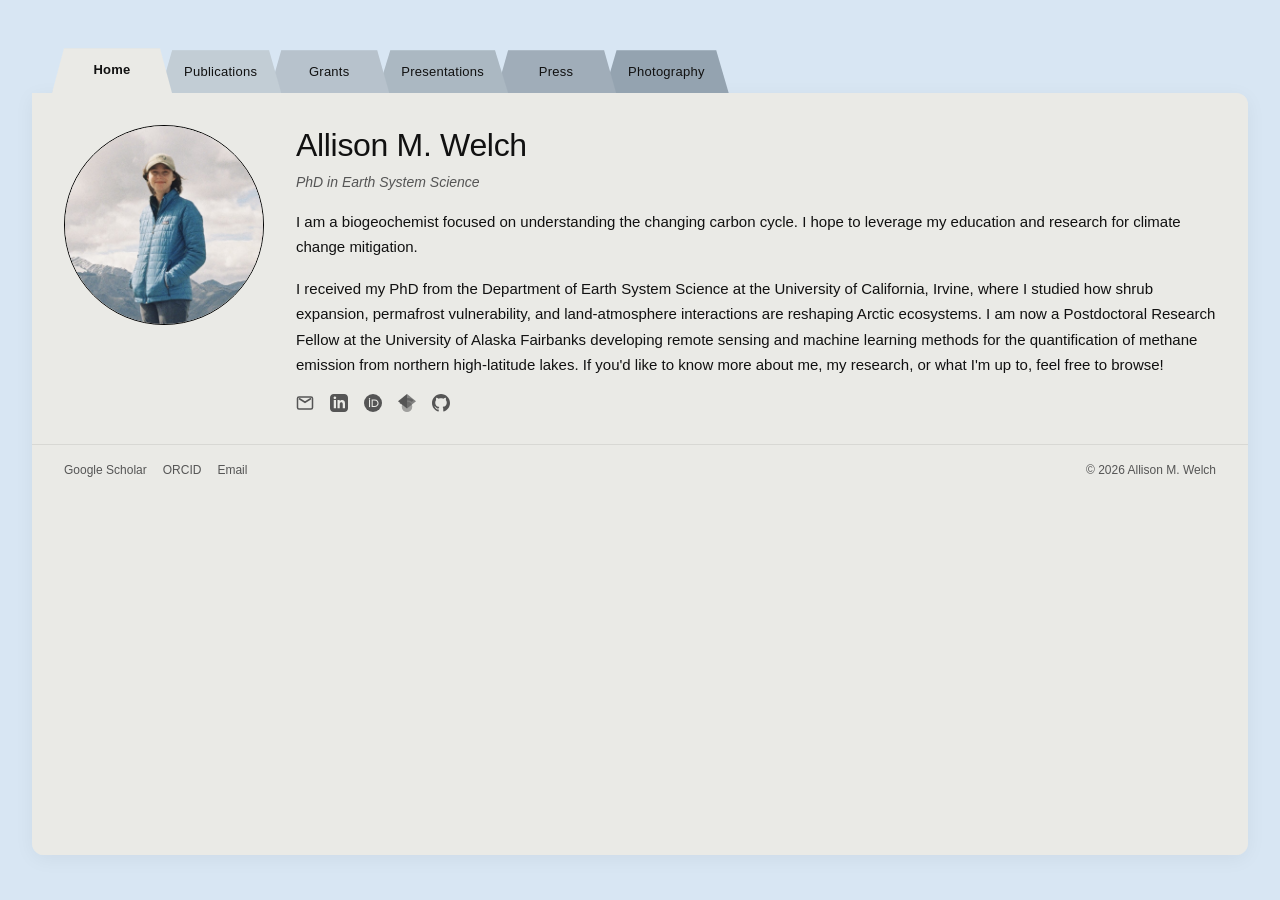
<file: index.html>
<!DOCTYPE html>
<html lang="en">
<head>
    <meta charset="UTF-8">
    <meta name="viewport" content="width=device-width, initial-scale=1.0">
    <meta name="description" content="Allison Welch, PhD | Climate Change Researcher">
    <meta name="author" content="Allison Welch">
    <title>Allison Welch, PhD | Climate Change Researcher</title>
    <link rel="stylesheet" href="assets/css/style.css?v=6">
</head>
<body>

    <div class="app-window">
        <!-- Mobile hamburger -->
        <div class="nav-toggle">
            <span></span>
            <span></span>
            <span></span>
        </div>
        <nav class="mobile-nav">
            <a href="index.html">Home</a>
            <a href="publications.html">Publications</a>
            <a href="grants.html">Grants</a>
            <a href="presentations.html">Presentations</a>
            <a href="press.html">Press</a>
            <a href="photography.html">Photography</a>
        </nav>

        <!-- Tabs -->
        <div class="tabs-container">
            <a href="index.html" class="tab active">Home</a>
            <a href="publications.html" class="tab">Publications</a>
            <a href="grants.html" class="tab">Grants</a>
            <a href="presentations.html" class="tab">Presentations</a>
            <a href="press.html" class="tab">Press</a>
            <a href="photography.html" class="tab">Photography</a>
        </div>

        <!-- App body -->
        <div class="app-body">
            <div class="main-content">
                <!-- Hero -->
                <div class="hero">
                    <div class="hero-image-wrapper">
                        <img
                            src="assets/images/profile.jpg"
                            alt="Allison Welch in the Alaska mountains"
                            class="hero-image"
                            loading="lazy"
                        >
                    </div>
                    <div class="hero-text">
                        <h1>Allison M. Welch</h1>
                        <p class="hero-tagline">PhD in Earth System Science</p>

                        <p class="hero-bio">
                            I am a biogeochemist focused on understanding the changing carbon cycle. I hope to leverage my education and research for climate change mitigation.
                        </p>

                        <p class="hero-bio">
                            I received my PhD from the Department of Earth System Science at the University of California, Irvine, where I studied how shrub expansion, permafrost vulnerability, and land-atmosphere interactions are reshaping Arctic ecosystems. I am now a Postdoctoral Research Fellow at the University of Alaska Fairbanks developing remote sensing and machine learning methods for the quantification of methane emission from northern high-latitude lakes. If you'd like to know more about me, my research, or what I'm up to, feel free to browse!
                        </p>

                        <div class="contact-row">
                            <a href="mailto:amwelch3@alaska.edu" title="Email">
                                <svg width="18" height="18" viewBox="0 0 24 24" fill="none" stroke="currentColor" stroke-width="2">
                                    <rect x="2" y="4" width="20" height="16" rx="2"></rect>
                                    <path d="m4 6 8 5 8-5"></path>
                                </svg>
                            </a>
                            <a href="https://www.linkedin.com/in/allison-welch-arctic/" target="_blank" rel="noopener noreferrer" title="LinkedIn">
                                <svg width="18" height="18" viewBox="0 0 24 24" fill="currentColor">
                                    <path d="M19 0h-14c-2.761 0-5 2.239-5 5v14c0 2.761 2.239 5 5 5h14c2.762 0 5-2.239 5-5v-14c0-2.761-2.238-5-5-5zm-11 19h-3v-11h3v11zm-1.5-12.268c-.966 0-1.75-.79-1.75-1.764s.784-1.764 1.75-1.764 1.75.79 1.75 1.764-.783 1.764-1.75 1.764zm13.5 12.268h-3v-5.604c0-3.368-4-3.113-4 0v5.604h-3v-11h3v1.765c1.396-2.586 7-2.777 7 2.476v6.759z"></path>
                                </svg>
                            </a>
                            <a href="https://orcid.org/0000-0002-2314-7625" target="_blank" rel="noopener noreferrer" title="ORCID">
                                <svg width="18" height="18" viewBox="0 0 256 256" xmlns="http://www.w3.org/2000/svg">
                                    <circle cx="128" cy="128" r="128" fill="currentColor"/>
                                    <g fill="var(--bg-canvas, #EAEAE6)">
                                        <path d="M86.3 186.2H70.9V79.1h15.4v107.1z"/>
                                        <path d="M78.6 56.8c-5.7 0-10.3 4.6-10.3 10.3s4.6 10.3 10.3 10.3 10.3-4.6 10.3-10.3-4.6-10.3-10.3-10.3z"/>
                                        <path d="M108.9 79.1h41.6c39.6 0 57 28.3 57 53.6 0 27.5-21.5 53.6-56.8 53.6h-41.8V79.1zm15.4 93.3h24.5c34.9 0 42.9-26.5 42.9-39.7 0-21.5-13.7-39.7-43.7-39.7h-23.7v79.4z"/>
                                    </g>
                                </svg>
                            </a>
                            <a href="https://scholar.google.com/citations?user=hNdm8M8AAAAJ&hl=en&oi=ao" target="_blank" rel="noopener noreferrer" title="Google Scholar">
                                <svg width="18" height="18" viewBox="0 0 512 512" xmlns="http://www.w3.org/2000/svg">
                                    <path d="M256 411.12L0 202.667 256 0z" fill="currentColor"/>
                                    <path d="M256 411.12l256-208.453L256 0z" fill="currentColor" opacity="0.7"/>
                                    <circle cx="256" cy="362.667" r="149.333" fill="currentColor" opacity="0.5"/>
                                    <path d="M121.863 298.667c23.58-64.96 86.243-111.293 159.47-111.293 44.16 0 80.64 16.213 108.587 42.56L445.44 177.6C403.093 139.307 348.907 116 281.333 116c-106.773 0-197.76 66.453-233.173 159.573z" fill="currentColor" opacity="0.65"/>
                                </svg>
                            </a>
                            <a href="https://github.com/allisonwelch" target="_blank" rel="noopener noreferrer" title="GitHub">
                                <svg width="18" height="18" viewBox="0 0 24 24" fill="currentColor" xmlns="http://www.w3.org/2000/svg">
                                    <path d="M12 0c-6.626 0-12 5.373-12 12 0 5.302 3.438 9.8 8.207 11.387.599.111.793-.261.793-.577v-2.234c-3.338.726-4.033-1.416-4.033-1.416-.546-1.387-1.333-1.756-1.333-1.756-1.089-.745.083-.729.083-.729 1.205.084 1.839 1.237 1.839 1.237 1.07 1.834 2.807 1.304 3.492.997.107-.775.418-1.305.762-1.604-2.665-.305-5.467-1.334-5.467-5.931 0-1.311.469-2.381 1.236-3.221-.124-.303-.535-1.524.117-3.176 0 0 1.008-.322 3.301 1.23.957-.266 1.983-.399 3.003-.404 1.02.005 2.047.138 3.006.404 2.291-1.552 3.297-1.23 3.297-1.23.653 1.653.242 2.874.118 3.176.77.84 1.235 1.911 1.235 3.221 0 4.609-2.807 5.624-5.479 5.921.43.372.823 1.102.823 2.222v3.293c0 .319.192.694.801.576 4.765-1.589 8.199-6.086 8.199-11.386 0-6.627-5.373-12-12-12z"/>
                                </svg>
                            </a>
                        </div>
                    </div>
                </div>

                <!-- Footer -->
                <footer class="site-footer">
                    <div class="footer-links">
                        <a href="https://scholar.google.com/citations?user=hNdm8M8AAAAJ&hl=en&oi=ao" target="_blank" rel="noopener">Google Scholar</a>
                        <a href="https://orcid.org/0000-0002-2314-7625" target="_blank" rel="noopener">ORCID</a>
                        <a href="mailto:amwelch3@alaska.edu">Email</a>
                    </div>
                    <p>&copy; 2026 Allison M. Welch</p>
                </footer>
            </div>
        </div>
    </div>

    <script src="assets/js/main.js?v=6"></script>
</body>
</html>
</file>
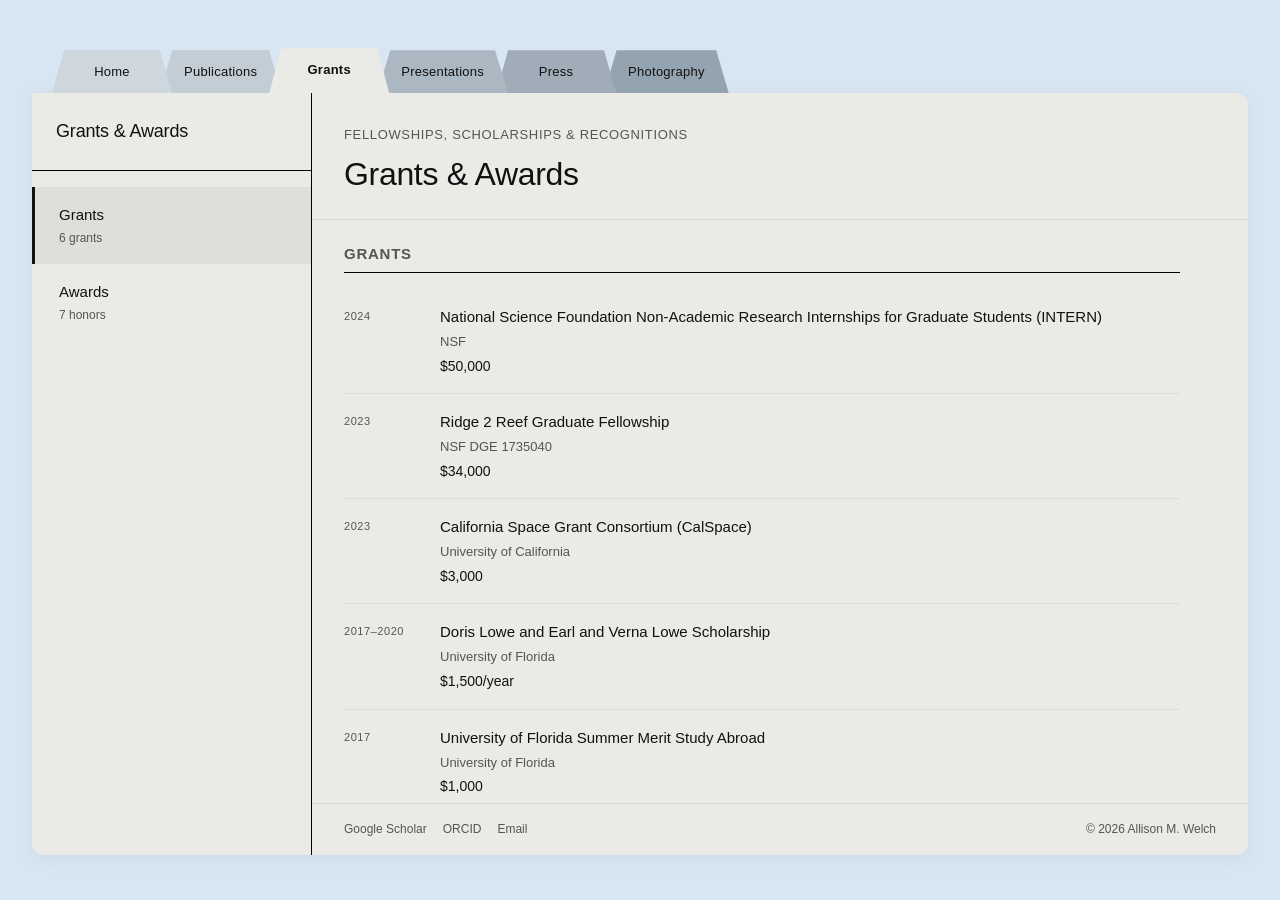
<file: grants.html>
<!DOCTYPE html>
<html lang="en">
<head>
    <meta charset="UTF-8">
    <meta name="viewport" content="width=device-width, initial-scale=1.0">
    <title>Grants & Awards — Allison Welch</title>
    <meta name="description" content="Allison Welch, PhD | Climate Change Researcher — research grants, fellowships, and awards.">
    <meta name="robots" content="noindex">
    <link rel="stylesheet" href="assets/css/style.css?v=6">
</head>
<body>

    <div class="app-window">
        <div class="nav-toggle">
            <span></span>
            <span></span>
            <span></span>
        </div>
        <nav class="mobile-nav">
            <a href="index.html">Home</a>
            <a href="publications.html">Publications</a>
            <a href="grants.html">Grants</a>
            <a href="presentations.html">Presentations</a>
            <a href="press.html">Press</a>
            <a href="photography.html">Photography</a>
        </nav>

        <div class="tabs-container">
            <a href="index.html" class="tab">Home</a>
            <a href="publications.html" class="tab">Publications</a>
            <a href="grants.html" class="tab active">Grants</a>
            <a href="presentations.html" class="tab">Presentations</a>
            <a href="press.html" class="tab">Press</a>
            <a href="photography.html" class="tab">Photography</a>
        </div>

        <div class="app-body">
            <!-- Sidebar with subsections -->
            <div class="sidebar">
                <div class="sidebar-header">
                    <div class="sidebar-title">Grants &amp; Awards</div>
                </div>
                <div class="sidebar-nav">
                    <a href="#grants-section" class="sidebar-item selected">
                        <div class="sidebar-item-label">Grants</div>
                        <div class="sidebar-item-meta" data-count-selector=".grant-item" data-count-label="grant">5 grants</div>
                    </a>
                    <a href="#awards-section" class="sidebar-item">
                        <div class="sidebar-item-label">Awards</div>
                        <div class="sidebar-item-meta" data-count-selector=".award-item" data-count-label="honor">7 honors</div>
                    </a>
                </div>
            </div>

            <div class="main-content">
                <div class="content-header">
                    <div class="content-meta">Fellowships, scholarships &amp; recognitions</div>
                    <h1 class="content-title">Grants &amp; Awards</h1>
                </div>

                <div class="content-body">
                    <section id="grants-section">
                    <h2 class="subsection-title">Grants</h2>
                    <div class="grants-list">
                        <div class="grant-item">
                            <div class="grant-year">2024</div>
                            <div class="grant-details">
                                <div class="grant-title">National Science Foundation Non-Academic Research Internships for Graduate Students (INTERN)</div>
                                <div class="grant-source">NSF</div>
                                <div class="grant-amount">$50,000</div>
                            </div>
                        </div>
                        <div class="grant-item">
                            <div class="grant-year">2023</div>
                            <div class="grant-details">
                                <div class="grant-title">Ridge 2 Reef Graduate Fellowship</div>
                                <div class="grant-source">NSF DGE 1735040</div>
                                <div class="grant-amount">$34,000</div>
                            </div>
                        </div>
                        <div class="grant-item">
                            <div class="grant-year">2023</div>
                            <div class="grant-details">
                                <div class="grant-title">California Space Grant Consortium (CalSpace)</div>
                                <div class="grant-source">University of California</div>
                                <div class="grant-amount">$3,000</div>
                            </div>
                        </div>
                        <div class="grant-item">
                            <div class="grant-year">2017–2020</div>
                            <div class="grant-details">
                                <div class="grant-title">Doris Lowe and Earl and Verna Lowe Scholarship</div>
                                <div class="grant-source">University of Florida</div>
                                <div class="grant-amount">$1,500/year</div>
                            </div>
                        </div>
                        <div class="grant-item">
                            <div class="grant-year">2017</div>
                            <div class="grant-details">
                                <div class="grant-title">University of Florida Summer Merit Study Abroad</div>
                                <div class="grant-source">University of Florida</div>
                                <div class="grant-amount">$1,000</div>
                            </div>
                        </div>
                        <div class="grant-item">
                            <div class="grant-year">2016–2020</div>
                            <div class="grant-details">
                                <div class="grant-title">Florida Academic Scholars</div>
                                <div class="grant-source">State of Florida</div>
                                <div class="grant-amount">$6,381/year</div>
                            </div>
                        </div>
                    </div>

                    </section>

                    <section id="awards-section">
                    <h2 class="subsection-title">Awards &amp; Honors</h2>
                    <div class="grants-list">
                        <div class="award-item">
                            <div class="award-year">2020</div>
                            <div class="award-name">UF College of Agriculture and Life Sciences (CALS) Honors Award</div>
                        </div>
                        <div class="award-item">
                            <div class="award-year">2017–2020</div>
                            <div class="award-name">Society of Phi Kappa Phi</div>
                        </div>
                        <div class="award-item">
                            <div class="award-year">2017–2020</div>
                            <div class="award-name">Anderson Scholar</div>
                        </div>
                        <div class="award-item">
                            <div class="award-year">2016–2020</div>
                            <div class="award-name">UF Honors Program</div>
                        </div>
                        <div class="award-item">
                            <div class="award-year">2016–2020</div>
                            <div class="award-name">UF Presidents Honor Roll</div>
                        </div>
                        <div class="award-item">
                            <div class="award-year">2016–2020</div>
                            <div class="award-name">UF CALS Dean's List</div>
                        </div>
                        <div class="award-item">
                            <div class="award-year">2016</div>
                            <div class="award-name">International Baccalaureate Diploma Recipient</div>
                        </div>
                    </div>
                    </section>
                </div>

                <footer class="site-footer">
                    <div class="footer-links">
                        <a href="https://scholar.google.com/citations?user=QIWVwkMAAAAJ" target="_blank" rel="noopener">Google Scholar</a>
                        <a href="https://orcid.org/0000-0002-2314-7625" target="_blank" rel="noopener">ORCID</a>
                        <a href="mailto:amwelch3@alaska.edu">Email</a>
                    </div>
                    <p>&copy; 2026 Allison M. Welch</p>
                </footer>
            </div>
        </div>
    </div>

    <script src="assets/js/main.js?v=6"></script>
</body>
</html>
</file>
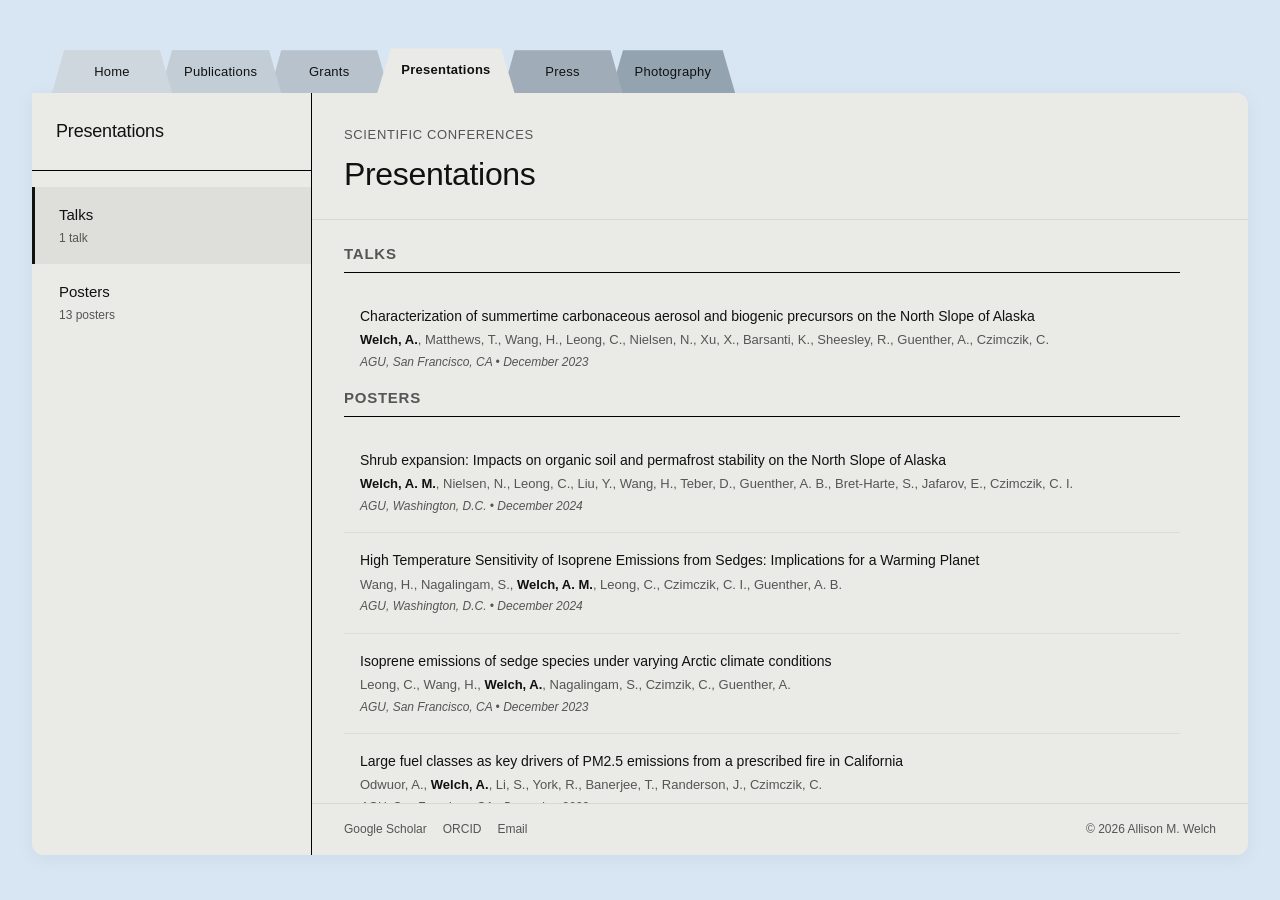
<file: presentations.html>
<!DOCTYPE html>
<html lang="en">
<head>
    <meta charset="UTF-8">
    <meta name="viewport" content="width=device-width, initial-scale=1.0">
    <title>Presentations — Allison Welch</title>
    <meta name="description" content="Allison Welch, PhD | Climate Change Researcher — conference talks, oral presentations, and posters.">
    <meta name="robots" content="noindex">
    <link rel="stylesheet" href="assets/css/style.css?v=6">
</head>
<body>

    <div class="app-window">
        <div class="nav-toggle">
            <span></span>
            <span></span>
            <span></span>
        </div>
        <nav class="mobile-nav">
            <a href="index.html">Home</a>
            <a href="publications.html">Publications</a>
            <a href="grants.html">Grants</a>
            <a href="presentations.html">Presentations</a>
            <a href="press.html">Press</a>
            <a href="photography.html">Photography</a>
        </nav>

        <div class="tabs-container">
            <a href="index.html" class="tab">Home</a>
            <a href="publications.html" class="tab">Publications</a>
            <a href="grants.html" class="tab">Grants</a>
            <a href="presentations.html" class="tab active">Presentations</a>
            <a href="press.html" class="tab">Press</a>
            <a href="photography.html" class="tab">Photography</a>
        </div>

        <div class="app-body">
            <!-- Sidebar with subsections -->
            <div class="sidebar">
                <div class="sidebar-header">
                    <div class="sidebar-title">Presentations</div>
                </div>
                <div class="sidebar-nav">
                    <a href="#oral" class="sidebar-item selected">
                        <div class="sidebar-item-label">Talks</div>
                        <div class="sidebar-item-meta" data-count-selector=".pres-item" data-count-label="talk">1 talk</div>
                    </a>
                    <a href="#posters" class="sidebar-item">
                        <div class="sidebar-item-label">Posters</div>
                        <div class="sidebar-item-meta" data-count-selector=".pres-item" data-count-label="poster">12 posters</div>
                    </a>
                </div>
            </div>

            <div class="main-content">
                <div class="content-header">
                    <div class="content-meta">Scientific conferences</div>
                    <h1 class="content-title">Presentations</h1>
                </div>

                <div class="content-body">
                    <section id="oral">
                        <h2 class="subsection-title">Talks</h2>
                        <div class="pres-list">
                            <div class="pres-item">
                                <div class="pres-title">Characterization of summertime carbonaceous aerosol and biogenic precursors on the North Slope of Alaska</div>
                                <div class="pres-authors"><strong>Welch, A.</strong>, Matthews, T., Wang, H., Leong, C., Nielsen, N., Xu, X., Barsanti, K., Sheesley, R., Guenther, A., Czimczik, C.</div>
                                <div class="pres-venue">AGU, San Francisco, CA &bull; December 2023</div>
                            </div>
                        </div>
                    </section>

                    <section id="posters">
                        <h2 class="subsection-title">Posters</h2>
                        <div class="pres-list">
                            <div class="pres-item">
                                <div class="pres-title">Shrub expansion: Impacts on organic soil and permafrost stability on the North Slope of Alaska</div>
                                <div class="pres-authors"><strong>Welch, A. M.</strong>, Nielsen, N., Leong, C., Liu, Y., Wang, H., Teber, D., Guenther, A. B., Bret-Harte, S., Jafarov, E., Czimczik, C. I.</div>
                                <div class="pres-venue">AGU, Washington, D.C. &bull; December 2024</div>
                            </div>
                            <div class="pres-item">
                                <div class="pres-title">High Temperature Sensitivity of Isoprene Emissions from Sedges: Implications for a Warming Planet</div>
                                <div class="pres-authors">Wang, H., Nagalingam, S., <strong>Welch, A. M.</strong>, Leong, C., Czimczik, C. I., Guenther, A. B.</div>
                                <div class="pres-venue">AGU, Washington, D.C. &bull; December 2024</div>
                            </div>
                            <div class="pres-item">
                                <div class="pres-title">Isoprene emissions of sedge species under varying Arctic climate conditions</div>
                                <div class="pres-authors">Leong, C., Wang, H., <strong>Welch, A.</strong>, Nagalingam, S., Czimzik, C., Guenther, A.</div>
                                <div class="pres-venue">AGU, San Francisco, CA &bull; December 2023</div>
                            </div>
                            <div class="pres-item">
                                <div class="pres-title">Large fuel classes as key drivers of PM2.5 emissions from a prescribed fire in California</div>
                                <div class="pres-authors">Odwuor, A., <strong>Welch, A.</strong>, Li, S., York, R., Banerjee, T., Randerson, J., Czimczik, C.</div>
                                <div class="pres-venue">AGU, San Francisco, CA &bull; December 2023</div>
                            </div>
                            <div class="pres-item">
                                <div class="pres-title">Biogenic emissions and aerosol response on the North Slope (BEAR-oNS) preliminary 2022 and 2023 results for the North Slope of Alaska</div>
                                <div class="pres-authors">Sheesley, R., Matthews, T., Moffett, C., <strong>Welch, A.</strong>, Wang, H., Tasnia, A., Guenther, A., Czimczik, C., Barsanti, K.</div>
                                <div class="pres-venue">AGU, San Francisco, CA &bull; December 2023</div>
                            </div>
                            <div class="pres-item">
                                <div class="pres-title">The pronounced temperature sensitivity of sedge isoprene emission leads to a surge of isoprene release during heatwaves</div>
                                <div class="pres-authors">Wang, H., Nagalingam, S., <strong>Welch, A.</strong>, Leong, C., Czimczik, C., Guenther, A.</div>
                                <div class="pres-venue">AGU, San Francisco, CA &bull; December 2023</div>
                            </div>
                            <div class="pres-item">
                                <div class="pres-title">Overview of the BEAR-oNS project and preliminary 2022 results for aerosol analysis from Utqiagvik and Toolik, AK</div>
                                <div class="pres-authors">Matthews, T., Sheesley, R., Moffett, C., Guenther, A., <strong>Welch, A.</strong>, Czimczik, C., Wang, H., Barsanti, K., Tasnia, A.</div>
                                <div class="pres-venue">SETAC South-Central Regional Meeting, Denton, TX &bull; March 2023</div>
                            </div>
                            <div class="pres-item">
                                <div class="pres-title">Contribution of ambient biogenic emissions and boreal forest fire smoke to aerosol formation on the North Slope of Alaska</div>
                                <div class="pres-authors"><strong>Welch, A.</strong>, Wang, H., Xu, X., Sheesley, R., Guenther, A., Czimczik, C.</div>
                                <div class="pres-venue">Toolik All-Scientist meeting, Santa Barbara, CA &bull; January 2023</div>
                            </div>
                            <div class="pres-item">
                                <div class="pres-title">Strong isoprene temperature response differs for woody and herbaceous tundra plants impacting the effect of warming on high-latitude isoprene emission</div>
                                <div class="pres-authors">Wang, H., <strong>Welch, A.</strong>, Nagalingam, S., Brijesh S., Czimczik, C., Guenther, A.</div>
                                <div class="pres-venue">Toolik All-Scientist meeting, Santa Barbara, CA &bull; January 2023</div>
                            </div>
                            <div class="pres-item">
                                <div class="pres-title">Overview of the BEAR-oNS project and preliminary 2022 results for aerosol analysis from Utqiagvik and Toolik, AK</div>
                                <div class="pres-authors">Matthews, T., Sheesley, R., Moffett, C., Guenther, A., <strong>Welch, A.</strong>, Czimczik, C., Wang, H., Barsanti, K., Tasnia, A.</div>
                                <div class="pres-venue">AMS, Houston, TX &bull; March 2023</div>
                            </div>
                            <div class="pres-item">
                                <div class="pres-title">Implications of alder shrub expansion on soil properties in Arctic alpine tundra</div>
                                <div class="pres-authors"><strong>Welch, A.</strong>, Pedron, S., Jespersen, R., Khazindar, Y., Fiore, N., Goulden, M., Martinez, B., Xu, X., Czimczik, C.</div>
                                <div class="pres-venue">AGU, New Orleans, LA &bull; December 2021</div>
                            </div>
                            <div class="pres-item">
                                <div class="pres-title">Arctic Greening: Implications of expanding shrubs on soil properties in Arctic alpine tundra</div>
                                <div class="pres-authors"><strong>Welch, A.</strong>, Pedron, S., Jespersen, R., Khazindar, Y., Fiore, N., Goulden, M., Martinez, B., Xu, X., Czimczik, C.</div>
                                <div class="pres-venue">Ridge 2 Reef and UCI Solutions that Scale Joint Poster Session, Irvine, CA &bull; November 2021</div>
                            </div>
                            <div class="pres-item">
                                <div class="pres-title">Evaluation of element/ca ratios as a screening technique to quantify the amount of diagenetic calcite in fossil corals</div>
                                <div class="pres-authors"><strong>Welch, A.</strong>, Dutton, A., &amp; Vyverberg, K.</div>
                                <div class="pres-venue">GSA, Charleston, SC &bull; March 2019</div>
                            </div>
                        </div>
                    </section>
                </div>

                <footer class="site-footer">
                    <div class="footer-links">
                        <a href="https://scholar.google.com/citations?user=QIWVwkMAAAAJ" target="_blank" rel="noopener">Google Scholar</a>
                        <a href="https://orcid.org/0000-0002-2314-7625" target="_blank" rel="noopener">ORCID</a>
                        <a href="mailto:amwelch3@alaska.edu">Email</a>
                    </div>
                    <p>&copy; 2026 Allison M. Welch</p>
                </footer>
            </div>
        </div>
    </div>

    <script src="assets/js/main.js?v=6"></script>
</body>
</html>
</file>
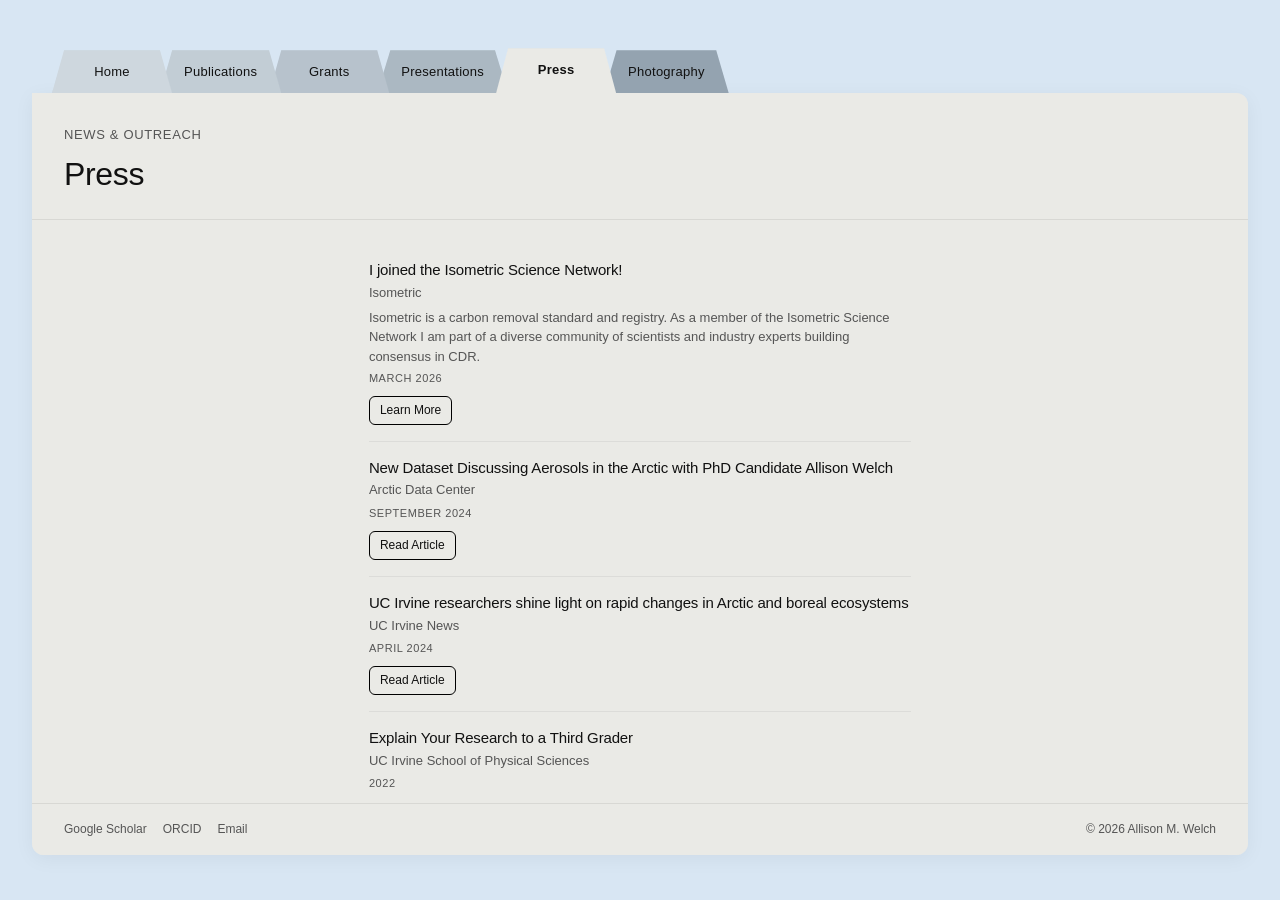
<file: press.html>
<!DOCTYPE html>
<html lang="en">
<head>
    <meta charset="UTF-8">
    <meta name="viewport" content="width=device-width, initial-scale=1.0">
    <title>Press & Outreach — Allison Welch</title>
    <meta name="description" content="Allison Welch, PhD | Climate Change Researcher — press coverage, news articles, and public outreach.">
    <meta name="robots" content="noindex">
    <link rel="stylesheet" href="assets/css/style.css?v=6">
</head>
<body>

    <div class="app-window">
        <div class="nav-toggle">
            <span></span>
            <span></span>
            <span></span>
        </div>
        <nav class="mobile-nav">
            <a href="index.html">Home</a>
            <a href="publications.html">Publications</a>
            <a href="grants.html">Grants</a>
            <a href="presentations.html">Presentations</a>
            <a href="press.html">Press</a>
            <a href="photography.html">Photography</a>
        </nav>

        <div class="tabs-container">
            <a href="index.html" class="tab">Home</a>
            <a href="publications.html" class="tab">Publications</a>
            <a href="grants.html" class="tab">Grants</a>
            <a href="presentations.html" class="tab">Presentations</a>
            <a href="press.html" class="tab active">Press</a>
            <a href="photography.html" class="tab">Photography</a>
        </div>

        <div class="app-body">
            <div class="main-content">
                <div class="content-header">
                    <div class="content-meta">News &amp; outreach</div>
                    <h1 class="content-title">Press</h1>
                </div>

                <div class="content-body content-body--wide">
                    <div class="press-list">
                        <div class="press-item">
                            <h3>I joined the Isometric Science Network!</h3>
                            <div class="press-source">Isometric</div>
                            <div class="press-description">Isometric is a carbon removal standard and registry. As a member of the Isometric Science Network I am part of a diverse community of scientists and industry experts building consensus in CDR.</div>
                            <div class="press-date">March 2026</div>
                            <a href="https://isometric.com" class="btn btn--small" target="_blank" rel="noopener">Learn More</a>
                        </div>

                        <div class="press-item">
                            <h3>New Dataset Discussing Aerosols in the Arctic with PhD Candidate Allison Welch</h3>
                            <div class="press-source">Arctic Data Center</div>
                            <div class="press-date">September 2024</div>
                            <a href="https://arcticdata.io/all/news/2024/09/new-dataset-discussing-aerosols-in-the-arctic-with-phd-candidate-allison-welch/" class="btn btn--small" target="_blank" rel="noopener">Read Article</a>
                        </div>

                        <div class="press-item">
                            <h3>UC Irvine researchers shine light on rapid changes in Arctic and boreal ecosystems</h3>
                            <div class="press-source">UC Irvine News</div>
                            <div class="press-date">April 2024</div>
                            <a href="https://news.uci.edu/2024/04/16/uc-irvine-researchers-shine-light-on-rapid-changes-in-arctic-and-boreal-ecosystems/" class="btn btn--small" target="_blank" rel="noopener">Read Article</a>
                        </div>

                        <div class="press-item">
                            <h3>Explain Your Research to a Third Grader</h3>
                            <div class="press-source">UC Irvine School of Physical Sciences</div>
                            <div class="press-date">2022</div>
                            <div class="video-embed">
                                <iframe
                                    src="https://www.youtube.com/embed/bo3RoAYWJQQ"
                                    title="Explain Your Research to a Third Grader by Allison Welch"
                                    frameborder="0"
                                    allow="accelerometer; autoplay; clipboard-write; encrypted-media; gyroscope; picture-in-picture"
                                    allowfullscreen
                                ></iframe>
                            </div>
                        </div>
                    </div><!-- /.press-list -->
                </div><!-- /.content-body -->

                <footer class="site-footer">
                    <div class="footer-links">
                        <a href="https://scholar.google.com/citations?user=QIWVwkMAAAAJ" target="_blank" rel="noopener">Google Scholar</a>
                        <a href="https://orcid.org/0000-0002-2314-7625" target="_blank" rel="noopener">ORCID</a>
                        <a href="mailto:amwelch3@alaska.edu">Email</a>
                    </div>
                    <p>&copy; 2026 Allison M. Welch</p>
                </footer>
            </div>
        </div>
    </div>

    <script src="assets/js/main.js?v=6"></script>
</body>
</html>
</file>
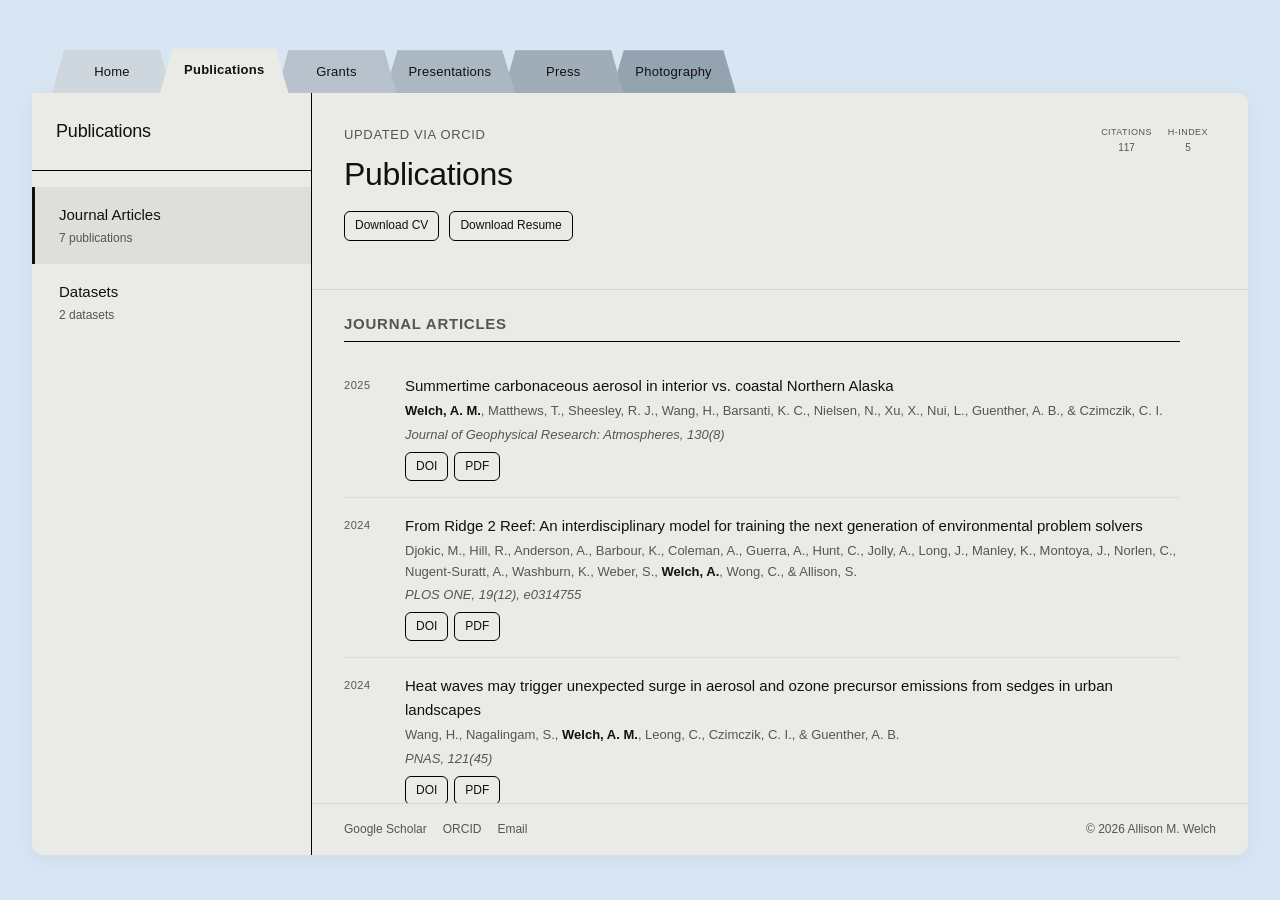
<file: publications.html>
<!DOCTYPE html>
<html lang="en">
<head>
    <meta charset="UTF-8">
    <meta name="viewport" content="width=device-width, initial-scale=1.0">
    <title>Publications — Allison Welch</title>
    <meta name="description" content="Allison Welch, PhD | Climate Change Researcher — peer-reviewed publications, journal articles, and datasets.">
    <meta name="robots" content="noindex">
    <link rel="stylesheet" href="assets/css/style.css?v=7">
</head>
<body>

    <div class="app-window">
        <div class="nav-toggle">
            <span></span>
            <span></span>
            <span></span>
        </div>
        <nav class="mobile-nav">
            <a href="index.html">Home</a>
            <a href="publications.html">Publications</a>
            <a href="grants.html">Grants</a>
            <a href="presentations.html">Presentations</a>
            <a href="press.html">Press</a>
            <a href="photography.html">Photography</a>
        </nav>

        <div class="tabs-container">
            <a href="index.html" class="tab">Home</a>
            <a href="publications.html" class="tab active">Publications</a>
            <a href="grants.html" class="tab">Grants</a>
            <a href="presentations.html" class="tab">Presentations</a>
            <a href="press.html" class="tab">Press</a>
            <a href="photography.html" class="tab">Photography</a>
        </div>

        <div class="app-body">
            <!-- Sidebar with subsections -->
            <div class="sidebar">
                <div class="sidebar-header">
                    <div class="sidebar-title">Publications</div>
                </div>
                <div class="sidebar-nav">
                    <a href="#journal-articles" class="sidebar-item selected">
                        <div class="sidebar-item-label">Journal Articles</div>
                        <div class="sidebar-item-meta" data-count-selector=".pub-item" data-count-label="publication">7 publications</div>
                    </a>
                    <a href="#datasets" class="sidebar-item">
                        <div class="sidebar-item-label">Datasets</div>
                        <div class="sidebar-item-meta" data-count-selector=".pub-item" data-count-label="dataset">2 datasets</div>
                    </a>
                </div>
            </div>

            <!-- Main content -->
            <div class="main-content">
                <table class="metrics-table">
                    <tr>
                        <td>Citations</td>
                        <td>H-index</td>
                    </tr>
                    <tr>
                        <td>117</td>
                        <td>5</td>
                    </tr>
                </table>
                <div class="content-header">
                    <div class="content-meta">Updated via ORCID</div>
                    <h1 class="content-title">Publications</h1>

                    <!-- CV/Resume download buttons -->
                    <div class="cv-download-row" style="margin-top: 16px;">
                        <a href="assets/documents/Welch_CV.pdf" download class="btn btn--small">Download CV</a>
                        <a href="assets/documents/Welch_Resume.pdf" download class="btn btn--small">Download Resume</a>
                    </div>
                </div>

                <div class="content-body">
                    <!-- Journal Articles -->
                    <section id="journal-articles">
                        <h2 class="subsection-title">Journal Articles</h2>
                        <div class="pub-list">
                            <div class="pub-item">
                                <div class="pub-year">2025</div>
                                <div class="pub-details">
                                    <div class="pub-title">Summertime carbonaceous aerosol in interior vs. coastal Northern Alaska</div>
                                    <div class="pub-authors"><strong>Welch, A. M.</strong>, Matthews, T., Sheesley, R. J., Wang, H., Barsanti, K. C., Nielsen, N., Xu, X., Nui, L., Guenther, A. B., &amp; Czimczik, C. I.</div>
                                    <div class="pub-journal">Journal of Geophysical Research: Atmospheres, 130(8)</div>
                                    <div class="pub-links">
                                        <a href="https://doi.org/10.1029/2024JD042080" class="btn btn--small" target="_blank" rel="noopener">DOI</a>
                                        <a href="assets/pdfs/JGR Atmospheres - 2025 - Welch - Summertime Carbonaceous Aerosol in Interior Versus Coastal Northern Alaska.pdf" class="btn btn--small" target="_blank" rel="noopener">PDF</a>
                                    </div>
                                </div>
                            </div>

                            <div class="pub-item">
                                <div class="pub-year">2024</div>
                                <div class="pub-details">
                                    <div class="pub-title">From Ridge 2 Reef: An interdisciplinary model for training the next generation of environmental problem solvers</div>
                                    <div class="pub-authors">Djokic, M., Hill, R., Anderson, A., Barbour, K., Coleman, A., Guerra, A., Hunt, C., Jolly, A., Long, J., Manley, K., Montoya, J., Norlen, C., Nugent-Suratt, A., Washburn, K., Weber, S., <strong>Welch, A.</strong>, Wong, C., &amp; Allison, S.</div>
                                    <div class="pub-journal">PLOS ONE, 19(12), e0314755</div>
                                    <div class="pub-links">
                                        <a href="https://doi.org/10.1371/journal.pone.0314755" class="btn btn--small" target="_blank" rel="noopener">DOI</a>
                                        <a href="assets/pdfs/journal.pone.0314755.pdf" class="btn btn--small" target="_blank" rel="noopener">PDF</a>
                                    </div>
                                </div>
                            </div>

                            <div class="pub-item">
                                <div class="pub-year">2024</div>
                                <div class="pub-details">
                                    <div class="pub-title">Heat waves may trigger unexpected surge in aerosol and ozone precursor emissions from sedges in urban landscapes</div>
                                    <div class="pub-authors">Wang, H., Nagalingam, S., <strong>Welch, A. M.</strong>, Leong, C., Czimczik, C. I., &amp; Guenther, A. B.</div>
                                    <div class="pub-journal">PNAS, 121(45)</div>
                                    <div class="pub-links">
                                        <a href="https://doi.org/10.1073/pnas.2412817121" class="btn btn--small" target="_blank" rel="noopener">DOI</a>
                                        <a href="assets/pdfs/wang-et-al-2024-heat-waves-may-trigger-unexpected-surge-in-aerosol-and-ozone-precursor-emissions-from-sedges-in-urban.pdf" class="btn btn--small" target="_blank" rel="noopener">PDF</a>
                                    </div>
                                </div>
                            </div>

                            <div class="pub-item">
                                <div class="pub-year">2024</div>
                                <div class="pub-details">
                                    <div class="pub-title">Arctic heatwaves could significantly influence the isoprene emissions from shrubs</div>
                                    <div class="pub-authors">Wang, H., <strong>Welch, A. M.</strong>, Nagalingam, S., Leong, C., Kittitananuvong, P., Barsanti, K. C., ... &amp; Guenther, A. B.</div>
                                    <div class="pub-journal">Geophysical Research Letters, 51(2)</div>
                                    <div class="pub-links">
                                        <a href="https://doi.org/10.1029/2023GL107599" class="btn btn--small" target="_blank" rel="noopener">DOI</a>
                                        <a href="assets/pdfs/Geophysical Research Letters - 2024 - Wang - Arctic Heatwaves Could Significantly Influence the Isoprene Emissions From.pdf" class="btn btn--small" target="_blank" rel="noopener">PDF</a>
                                    </div>
                                </div>
                            </div>

                            <div class="pub-item">
                                <div class="pub-year">2024</div>
                                <div class="pub-details">
                                    <div class="pub-title">High temperature sensitivity of Arctic isoprene emissions explained by sedges</div>
                                    <div class="pub-authors">Wang, H., <strong>Welch, A. M.</strong>, Nagalingam, S., Leong, C., Czimczik, C. I., &amp; Guenther, A. B.</div>
                                    <div class="pub-journal">Nature Communications, 15, 6144</div>
                                    <div class="pub-links">
                                        <a href="https://doi.org/10.1038/s41467-024-49960-0" class="btn btn--small" target="_blank" rel="noopener">DOI</a>
                                        <a href="assets/pdfs/s41467-024-49960-0.pdf" class="btn btn--small" target="_blank" rel="noopener">PDF</a>
                                    </div>
                                </div>
                            </div>

                            <div class="pub-item">
                                <div class="pub-year">2023</div>
                                <div class="pub-details">
                                    <div class="pub-title">Implications of alder shrub growth for alpine tundra soil properties in Interior Alaska</div>
                                    <div class="pub-authors"><strong>Welch, A. M.</strong>, Pedron, S. A., Jespersen, R. G., Xu, X., Martinez, B., Khazindar, Y., Fiore, N. M., Goulden, M. L., &amp; Czimczik, C. I.</div>
                                    <div class="pub-journal">Arctic, Antarctic, and Alpine Research, 55(1)</div>
                                    <div class="pub-links">
                                        <a href="https://doi.org/10.1080/15230430.2023.2285334" class="btn btn--small" target="_blank" rel="noopener">DOI</a>
                                        <a href="assets/pdfs/Implications of alder shrub growth for alpine tundra soil properties in Interior Alaska.pdf" class="btn btn--small" target="_blank" rel="noopener">PDF</a>
                                    </div>
                                </div>
                            </div>

                            <div class="pub-item">
                                <div class="pub-year">2022</div>
                                <div class="pub-details">
                                    <div class="pub-title">Reductions in California's urban fossil fuel CO2 emissions during the COVID-19 pandemic</div>
                                    <div class="pub-authors">Yanez, C. C., Hopkins, F. M., Xu, X., Tavares, J. F., <strong>Welch, A.</strong>, &amp; Czimczik, C. I.</div>
                                    <div class="pub-journal">AGU Advances, 3(6)</div>
                                    <div class="pub-links">
                                        <a href="https://doi.org/10.1029/2022AV000732" class="btn btn--small" target="_blank" rel="noopener">DOI</a>
                                        <a href="assets/pdfs/AGU Advances - 2022 - Yañez - Reductions in California s Urban Fossil Fuel CO2 Emissions During the COVID‐19 Pandemic.pdf" class="btn btn--small" target="_blank" rel="noopener">PDF</a>
                                    </div>
                                </div>
                            </div>
                        </div>
                    </section>

                    <!-- Datasets -->
                    <section id="datasets">
                        <h2 class="subsection-title">Datasets</h2>
                        <div class="pub-list">
                            <div class="pub-item">
                                <div class="pub-year">2024</div>
                                <div class="pub-details">
                                    <div class="pub-title">Characterization of summertime carbonaceous aerosol on the North Slope of Alaska (Toolik and Utqiagvik), 2022–2023</div>
                                    <div class="pub-authors"><strong>Welch, A. M.</strong>, Matthews, T., Sheesley, R. J., Wang, H., Barsanti, K. C., Nielsen, N., Xu, X., Nui, L., Guenther, A. B., &amp; Czimczik, C. I.</div>
                                    <div class="pub-journal">Arctic Data Center</div>
                                    <div class="pub-links">
                                        <a href="https://doi.org/10.18739/A2V40K16P" class="btn btn--small" target="_blank" rel="noopener">DOI</a>
                                    </div>
                                </div>
                            </div>

                            <div class="pub-item">
                                <div class="pub-year">2022</div>
                                <div class="pub-details">
                                    <div class="pub-title">ABoVE: Alder shrub cover and soil properties, Alaska, 2019</div>
                                    <div class="pub-authors">Pedron, S., <strong>Welch, A. M.</strong>, Jespersen, R. G., Xu, X., Martinez, B., Khazindar, Y., Fiore, N., Goulden, M. L., &amp; Czimczik, C. I.</div>
                                    <div class="pub-journal">ORNL DAAC</div>
                                    <div class="pub-links">
                                        <a href="https://doi.org/10.3334/ORNLDAAC/2120" class="btn btn--small" target="_blank" rel="noopener">DOI</a>
                                    </div>
                                </div>
                            </div>
                        </div>
                    </section>

                    <div class="update-note">
                        <p>Publications are automatically updated via ORCID (0000-0002-2314-7625). For the most up-to-date list, visit my <a href="https://orcid.org/0000-0002-2314-7625" target="_blank" rel="noopener">ORCID profile</a> or <a href="https://scholar.google.com/citations?user=QIWVwkMAAAAJ" target="_blank" rel="noopener">Google Scholar</a>.</p>
                    </div>
                </div>

                <footer class="site-footer">
                    <div class="footer-links">
                        <a href="https://scholar.google.com/citations?user=QIWVwkMAAAAJ" target="_blank" rel="noopener">Google Scholar</a>
                        <a href="https://orcid.org/0000-0002-2314-7625" target="_blank" rel="noopener">ORCID</a>
                        <a href="mailto:amwelch3@alaska.edu">Email</a>
                    </div>
                    <p>&copy; 2026 Allison M. Welch</p>
                </footer>
            </div>
        </div>
    </div>

    <script src="assets/js/main.js?v=6"></script>
</body>
</html>
</file>
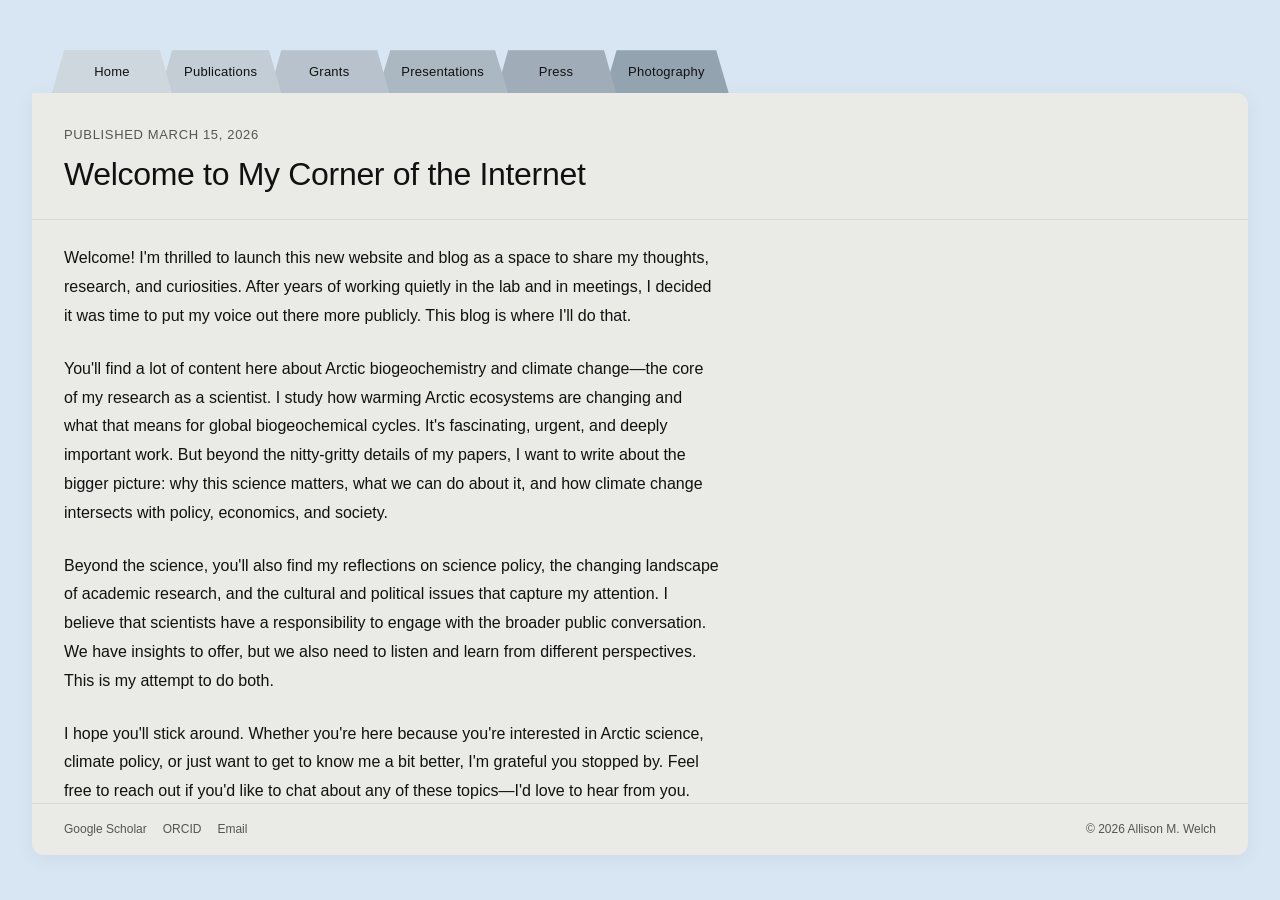
<file: blog/welcome.html>
<!DOCTYPE html>
<html lang="en">
<head>
    <meta charset="UTF-8">
    <meta name="viewport" content="width=device-width, initial-scale=1.0">
    <title>Welcome to My Corner of the Internet — Allison Welch</title>
    <link rel="stylesheet" href="../assets/css/style.css?v=6">
</head>
<body>

    <div class="app-window">
        <div class="nav-toggle">
            <span></span>
            <span></span>
            <span></span>
        </div>
        <nav class="mobile-nav">
            <a href="../index.html">Home</a>
            <a href="../publications.html">Publications</a>
            <a href="../grants.html">Grants</a>
            <a href="../presentations.html">Presentations</a>
            <a href="../press.html">Press</a>
            <a href="../photography.html">Photography</a>
        </nav>

        <div class="tabs-container">
            <a href="../index.html" class="tab">Home</a>
            <a href="../publications.html" class="tab">Publications</a>
            <a href="../grants.html" class="tab">Grants</a>
            <a href="../presentations.html" class="tab">Presentations</a>
            <a href="../press.html" class="tab">Press</a>
            <a href="../photography.html" class="tab">Photography</a>
        </div>

        <div class="app-body">
            <div class="main-content blog-post-full">
                <div class="content-header">
                    <div class="content-meta">Published March 15, 2026</div>
                    <h1 class="content-title">Welcome to My Corner of the Internet</h1>
                </div>

                <div class="content-body">
                    <div class="blog-body">
                        <p>
                            Welcome! I'm thrilled to launch this new website and blog as a space to share my thoughts, research, and curiosities. After years of working quietly in the lab and in meetings, I decided it was time to put my voice out there more publicly. This blog is where I'll do that.
                        </p>

                        <p>
                            You'll find a lot of content here about Arctic biogeochemistry and climate change—the core of my research as a scientist. I study how warming Arctic ecosystems are changing and what that means for global biogeochemical cycles. It's fascinating, urgent, and deeply important work. But beyond the nitty-gritty details of my papers, I want to write about the bigger picture: why this science matters, what we can do about it, and how climate change intersects with policy, economics, and society.
                        </p>

                        <p>
                            Beyond the science, you'll also find my reflections on science policy, the changing landscape of academic research, and the cultural and political issues that capture my attention. I believe that scientists have a responsibility to engage with the broader public conversation. We have insights to offer, but we also need to listen and learn from different perspectives. This is my attempt to do both.
                        </p>

                        <p>
                            I hope you'll stick around. Whether you're here because you're interested in Arctic science, climate policy, or just want to get to know me a bit better, I'm grateful you stopped by. Feel free to reach out if you'd like to chat about any of these topics—I'd love to hear from you.
                        </p>

                        <p style="margin-top: 48px;">
                            Happy reading,<br>
                            <em>Allison</em>
                        </p>
                    </div>

                    <a href="../blog.html" class="blog-back blog-read-more">&larr; Back to Blog</a>
                </div>

                <footer class="site-footer">
                    <div class="footer-links">
                        <a href="https://scholar.google.com/citations?user=QIWVwkMAAAAJ" target="_blank" rel="noopener">Google Scholar</a>
                        <a href="https://orcid.org/0000-0002-2314-7625" target="_blank" rel="noopener">ORCID</a>
                        <a href="mailto:awelch1@uci.edu">Email</a>
                    </div>
                    <p>&copy; 2026 Allison M. Welch</p>
                </footer>
            </div>
        </div>
    </div>

    <script src="../assets/js/main.js?v=6"></script>
</body>
</html>
</file>
<file: assets/css/style.css>
/* ============================================
   Allison Welch — Portfolio Site
   Design: Industrial filing-cabinet aesthetic
   Color Palette: Matches example HTML exactly
     Canvas:    #EAEAE6
     App frame: #D8E6F3
     Tabs:      5-step gradient #CED7DE → #94A3B0
   ============================================ */

:root {
    /* Core palette — matching example HTML */
    --bg-canvas: #EAEAE6;
    --bg-app-frame: #D8E6F3;
    --text-main: #111111;
    --text-secondary: #555555;
    --border-color: #000000;
    --border-width: 1px;

    /* Tab gradient: lightest (Home) → darkest (Photography) */
    --tab-1: #CED7DE;   /* Home */
    --tab-2: #C2CDD5;   /* Publications */
    --tab-3: #B7C2CC;   /* Grants */
    --tab-4: #ABB8C2;   /* Presentations */
    --tab-5: #A0ADB9;   /* Press */
    --tab-6: #94A3B0;   /* Photography */

    /* Spacing */
    --space-xs: 8px;
    --space-s: 16px;
    --space-m: 24px;
    --space-l: 32px;

    /* Radii */
    --radius-tab: 12px;
    --radius-card: 16px;

    /* Typography */
    --font-family: 'Helvetica Neue', Helvetica, Arial, sans-serif;

    /* Transition */
    --transition: 0.2s ease;
}

/* Reset */
*, *::before, *::after {
    box-sizing: border-box;
    margin: 0;
    padding: 0;
}

html {
    scroll-behavior: smooth;
    -webkit-text-size-adjust: 100%;
}

body {
    background-color: var(--bg-app-frame);
    color: var(--text-main);
    font-family: var(--font-family);
    height: 100vh;
    display: flex;
    align-items: center;
    justify-content: center;
    overflow: hidden;
    -webkit-font-smoothing: antialiased;
    -moz-osx-font-smoothing: grayscale;
    line-height: 1.6;
}

img {
    max-width: 100%;
    height: auto;
    display: block;
}

a {
    color: var(--text-main);
    text-decoration: none;
    transition: color var(--transition);
}

a:hover {
    color: var(--text-secondary);
}

h1, h2, h3, h4 {
    font-family: var(--font-family);
    color: var(--text-main);
    line-height: 1.3;
    font-weight: 500;
    letter-spacing: -0.01em;
}

h1 { font-size: 32px; }
h2 { font-size: 22px; }
h3 { font-size: 16px; font-weight: 500; }
h4 { font-size: 14px; font-weight: 500; }

/* ============================================
   APP WINDOW — Filing cabinet container
   ============================================ */

.app-window {
    width: 95vw;
    height: 90vh;
    max-width: 1400px;
    display: flex;
    flex-direction: column;
    position: relative;
}

/* ============================================
   TABS — Angled navigation
   ============================================ */

.tabs-container {
    display: flex;
    align-items: flex-end;
    padding-left: 20px;
    height: 48px;
    position: relative;
    z-index: 10;
}

.tab {
    padding: 12px 24px 10px;
    font-size: 13px;
    font-weight: 500;
    letter-spacing: 0.02em;
    color: var(--text-main);
    background-color: var(--tab-4);
    border-radius: var(--radius-tab) var(--radius-tab) 0 0;
    margin-right: -12px;
    cursor: pointer;
    position: relative;
    box-shadow: -1px 0 0 rgba(0,0,0,0.05);
    transition: transform var(--transition);
    clip-path: polygon(10% 0, 90% 0, 100% 100%, 0% 100%);
    min-width: 120px;
    text-align: center;
    text-decoration: none;
    display: block;
    z-index: 1;
}

/* Individual tab colors: lightest (Home) → darkest (Photography) */
.tab:nth-child(1) { background-color: var(--tab-1); z-index: 6; }
.tab:nth-child(2) { background-color: var(--tab-2); z-index: 5; }
.tab:nth-child(3) { background-color: var(--tab-3); z-index: 4; }
.tab:nth-child(4) { background-color: var(--tab-4); z-index: 3; }
.tab:nth-child(5) { background-color: var(--tab-5); z-index: 2; }
.tab:nth-child(6) { background-color: var(--tab-6); z-index: 1; }

.tab.active {
    background-color: var(--bg-canvas);
    color: var(--text-main);
    z-index: 10;
    padding-bottom: 12px;
    font-weight: 600;
}

.tab:hover:not(.active) {
    transform: translateY(-2px);
}

/* ============================================
   APP BODY — Main content area
   ============================================ */

.app-body {
    background-color: var(--bg-canvas);
    flex: 1;
    border-radius: 12px;
    border-top-left-radius: 0;
    position: relative;
    z-index: 5;
    display: flex;
    overflow: hidden;
    box-shadow: 0 4px 20px rgba(0,0,0,0.05);
}

/* ============================================
   SIDEBAR — For pages with subsections
   ============================================ */

.sidebar {
    width: 280px;
    display: flex;
    flex-direction: column;
    border-right: var(--border-width) solid var(--border-color);
    background-color: var(--bg-canvas);
    flex-shrink: 0;
}

.sidebar-header {
    padding: var(--space-m);
    border-bottom: var(--border-width) solid var(--border-color);
    display: flex;
    justify-content: space-between;
    align-items: center;
}

.sidebar-title {
    font-size: 18px;
    font-weight: 500;
    letter-spacing: -0.01em;
}

.sidebar-nav {
    flex: 1;
    overflow-y: auto;
    padding: var(--space-s) 0;
}

.sidebar-item {
    padding: var(--space-s) var(--space-m);
    cursor: pointer;
    border-left: 3px solid transparent;
    transition: background 0.15s;
    display: block;
    text-decoration: none;
    color: var(--text-main);
}

.sidebar-item:hover {
    background-color: rgba(0,0,0,0.03);
    color: var(--text-main);
}

.sidebar-item.selected {
    border-left-color: var(--text-main);
    background-color: rgba(0,0,0,0.05);
}

.sidebar-item-label {
    font-size: 15px;
    font-weight: 500;
    margin-bottom: 2px;
    color: var(--text-main);
}

.sidebar-item-meta {
    font-size: 12px;
    color: var(--text-secondary);
}

/* ============================================
   MAIN CONTENT — Editor-style area
   ============================================ */

.main-content {
    position: relative;
    flex: 1;
    display: flex;
    flex-direction: column;
    position: relative;
    background-color: var(--bg-canvas);
    overflow-y: auto;
}

.content-header {
    padding: var(--space-l) var(--space-l) var(--space-m);
    border-bottom: var(--border-width) solid rgba(0,0,0,0.08);
}

.metrics-table {
    position: absolute;
    top: var(--space-l);
    right: var(--space-l);
    border-collapse: collapse;
    text-align: center;
    color: var(--text-secondary);
}

.metrics-table td {
    font-size: 10px;
    color: var(--text-secondary);
    padding: 0 8px;
    border: none;
}

.metrics-table tr:first-child td {
    font-size: 9px;
    text-transform: uppercase;
    letter-spacing: 0.05em;
    padding-bottom: 1px;
}

.content-meta {
    font-size: 13px;
    color: var(--text-secondary);
    margin-bottom: 8px;
    text-transform: uppercase;
    letter-spacing: 0.05em;
}

.content-title {
    font-size: 32px;
    font-weight: 400;
    color: var(--text-main);
    letter-spacing: -0.01em;
}

.content-body {
    flex: 1;
    min-height: 0;   /* Override flex default so overflow-y can work */
    padding: var(--space-m) var(--space-l) var(--space-l);
    overflow-y: auto;
    max-width: 900px;
}

/* Full-width content body (no sidebar) */
.content-body--wide {
    max-width: 1000px;
    margin: 0 auto;
}

/* ============================================
   SECTION TITLES
   ============================================ */

.section-title {
    font-size: 32px;
    font-weight: 400;
    margin-bottom: 8px;
    color: var(--text-main);
    letter-spacing: -0.01em;
}

.section-subtitle {
    color: var(--text-secondary);
    font-size: 14px;
    margin-bottom: var(--space-m);
}

.subsection-title {
    font-size: 15px;
    font-weight: 600;
    text-transform: uppercase;
    letter-spacing: 0.05em;
    color: var(--text-secondary);
    margin-top: var(--space-l);
    margin-bottom: var(--space-s);
    padding-bottom: var(--space-xs);
    border-bottom: var(--border-width) solid var(--border-color);
}

.subsection-title:first-of-type {
    margin-top: 0;
}

/* ============================================
   TAGS / BADGES
   ============================================ */

.tag {
    display: inline-block;
    font-size: 11px;
    padding: 2px 6px;
    border: 1px solid var(--text-main);
    border-radius: 12px;
    margin-right: 4px;
}

/* ============================================
   BUTTONS
   ============================================ */

.btn {
    display: inline-flex;
    align-items: center;
    gap: 6px;
    padding: 6px 14px;
    font-size: 13px;
    font-weight: 500;
    font-family: var(--font-family);
    cursor: pointer;
    border: var(--border-width) solid var(--border-color);
    border-radius: 6px;
    transition: all var(--transition);
    text-decoration: none;
    color: var(--text-main);
    background-color: transparent;
}

.btn:hover {
    background-color: var(--text-main);
    color: var(--bg-canvas);
}

.btn--small {
    padding: 4px 10px;
    font-size: 12px;
}

.btn--primary {
    background-color: var(--text-main);
    color: var(--bg-canvas);
    border-color: var(--text-main);
}

.btn--primary:hover {
    background-color: var(--text-secondary);
    border-color: var(--text-secondary);
    color: var(--bg-canvas);
}

/* ============================================
   DIVIDERS
   ============================================ */

.divider-h {
    height: 1px;
    background-color: var(--border-color);
    width: 100%;
    margin: var(--space-s) 0;
    opacity: 0.3;
}

/* ============================================
   SCROLLBAR
   ============================================ */

::-webkit-scrollbar {
    width: 6px;
}
::-webkit-scrollbar-track {
    background: transparent;
}
::-webkit-scrollbar-thumb {
    background: #CCC;
    border-radius: 3px;
}
::-webkit-scrollbar-thumb:hover {
    background: #BBB;
}

/* ============================================
   FOOTER (minimal, inside app-body)
   ============================================ */

.site-footer {
    padding: var(--space-s) var(--space-l);
    border-top: var(--border-width) solid rgba(0,0,0,0.08);
    font-size: 12px;
    color: var(--text-secondary);
    display: flex;
    justify-content: space-between;
    align-items: center;
    flex-shrink: 0;
}

.footer-links {
    display: flex;
    gap: var(--space-s);
}

.footer-links a {
    color: var(--text-secondary);
    font-size: 12px;
    transition: color var(--transition);
}

.footer-links a:hover {
    color: var(--text-main);
}

/* ============================================
   HOME PAGE — Hero
   ============================================ */

.hero {
    display: flex;
    gap: var(--space-l);
    align-items: flex-start;
    padding: var(--space-l);
}

.hero-image-wrapper {
    flex-shrink: 0;
}

.hero-image {
    width: 200px;
    height: 200px;
    border-radius: 50%;
    object-fit: cover;
    object-position: center 20%;
    border: var(--border-width) solid var(--border-color);
}

.hero-text {
    flex: 1;
}

.hero-text h1 {
    font-size: 32px;
    font-weight: 400;
    margin-bottom: 4px;
}

.hero-tagline {
    font-size: 14px;
    color: var(--text-secondary);
    font-style: italic;
    margin-bottom: var(--space-s);
}

.hero-bio {
    font-size: 15px;
    color: var(--text-main);
    margin-bottom: var(--space-s);
    line-height: 1.7;
}

.contact-row {
    display: flex;
    gap: var(--space-s);
    margin-top: var(--space-s);
    align-items: center;
}

.contact-row a {
    color: var(--text-secondary);
    transition: color var(--transition);
    display: flex;
    align-items: center;
}

.contact-row a:hover {
    color: var(--text-main);
}

.contact-row svg {
    width: 18px;
    height: 18px;
    flex-shrink: 0;
}

/* Video embed (responsive 16:9) */
.video-embed {
    position: relative;
    width: 100%;
    max-width: 560px;
    padding-bottom: min(315px, 56.25%);
    margin-top: var(--space-s);
    overflow: hidden;
    border: 1px solid var(--border);
}

.video-embed iframe {
    position: absolute;
    top: 0;
    left: 0;
    width: 100%;
    height: 100%;
}

/* ============================================
   PUBLICATIONS PAGE
   ============================================ */

.cv-download-row {
    display: flex;
    gap: 10px;
    margin-bottom: var(--space-m);
    flex-wrap: wrap;
}

.pub-list {
    display: flex;
    flex-direction: column;
    gap: 0;
}

.pub-item {
    display: flex;
    gap: var(--space-s);
    align-items: flex-start;
    padding: var(--space-s) 0;
    border-bottom: 1px solid rgba(0,0,0,0.06);
}

.pub-item:last-child {
    border-bottom: none;
}

.pub-year {
    flex-shrink: 0;
    width: 45px;
    font-size: 11px;
    text-transform: uppercase;
    letter-spacing: 0.05em;
    color: var(--text-secondary);
    padding-top: 3px;
}

.pub-details {
    flex: 1;
}

.pub-title {
    font-weight: 500;
    color: var(--text-main);
    margin-bottom: 3px;
    font-size: 15px;
}

.pub-authors {
    font-size: 13px;
    color: var(--text-secondary);
    margin-bottom: 3px;
}

.pub-authors strong {
    color: var(--text-main);
}

.pub-journal {
    font-size: 13px;
    font-style: italic;
    color: var(--text-secondary);
    margin-bottom: 6px;
}

.pub-links {
    display: flex;
    gap: 6px;
    flex-wrap: wrap;
}

/* ============================================
   PRESENTATIONS PAGE
   ============================================ */

.pres-list {
    display: flex;
    flex-direction: column;
    gap: 0;
}

.pres-item {
    padding: var(--space-s) 0;
    border-bottom: 1px solid rgba(0,0,0,0.06);
    padding-left: var(--space-s);
}

.pres-item:last-child {
    border-bottom: none;
}

.pres-title {
    font-weight: 500;
    color: var(--text-main);
    margin-bottom: 3px;
    font-size: 14px;
}

.pres-authors {
    font-size: 13px;
    color: var(--text-secondary);
    margin-bottom: 2px;
}

.pres-authors strong {
    color: var(--text-main);
}

.pres-venue {
    font-size: 12px;
    color: var(--text-secondary);
    font-style: italic;
}

/* ============================================
   GRANTS PAGE
   ============================================ */

.grants-list {
    display: flex;
    flex-direction: column;
    gap: 0;
}

.grant-item {
    display: flex;
    gap: var(--space-s);
    align-items: flex-start;
    padding: var(--space-s) 0;
    border-bottom: 1px solid rgba(0,0,0,0.06);
}

.grant-item:last-child {
    border-bottom: none;
}

.grant-year {
    flex-shrink: 0;
    width: 80px;
    font-size: 11px;
    text-transform: uppercase;
    letter-spacing: 0.05em;
    color: var(--text-secondary);
    padding-top: 3px;
}

.grant-details {
    flex: 1;
}

.grant-title {
    font-weight: 500;
    color: var(--text-main);
    margin-bottom: 3px;
    font-size: 15px;
}

.grant-source {
    font-size: 13px;
    color: var(--text-secondary);
}

.grant-amount {
    font-size: 14px;
    font-weight: 500;
    color: var(--text-main);
    margin-top: 2px;
}

.award-item {
    display: flex;
    gap: var(--space-s);
    align-items: center;
    padding: 10px 0;
    border-bottom: 1px solid rgba(0,0,0,0.06);
}

.award-item:last-child {
    border-bottom: none;
}

.award-year {
    flex-shrink: 0;
    width: 80px;
    font-size: 11px;
    letter-spacing: 0.05em;
    color: var(--text-secondary);
}

.award-name {
    font-size: 14px;
    color: var(--text-main);
}

/* ============================================
   PRESS PAGE
   ============================================ */

.press-list {
    display: flex;
    flex-direction: column;
    gap: 0;
}

.press-item {
    padding: var(--space-s) 0;
    border-bottom: 1px solid rgba(0,0,0,0.06);
}

.press-item:last-child {
    border-bottom: none;
}

.press-item h3 {
    font-size: 15px;
    font-weight: 500;
    margin-bottom: 3px;
}

.press-source {
    font-size: 13px;
    color: var(--text-secondary);
    margin-bottom: 4px;
}

.press-description {
    font-size: 13px;
    color: var(--text-secondary);
    margin-bottom: 4px;
    line-height: 1.5;
    max-width: 75ch;
}

.press-date {
    font-size: 11px;
    color: var(--text-secondary);
    text-transform: uppercase;
    letter-spacing: 0.05em;
    margin-bottom: 8px;
}

/* ============================================
   RESOURCES PAGE
   ============================================ */

.resources-section {
    margin-bottom: var(--space-l);
}

.resources-section h3 {
    font-size: 14px;
    font-weight: 600;
    text-transform: uppercase;
    letter-spacing: 0.05em;
    color: var(--text-secondary);
    margin-bottom: var(--space-s);
    padding-bottom: var(--space-xs);
    border-bottom: var(--border-width) solid rgba(0,0,0,0.1);
}

.resource-item {
    padding: 10px 0;
    border-bottom: 1px solid rgba(0,0,0,0.04);
    display: flex;
    justify-content: space-between;
    align-items: center;
}

.resource-item:last-child {
    border-bottom: none;
}

.resource-item a {
    font-size: 14px;
    color: var(--text-main);
    display: flex;
    align-items: center;
    gap: 6px;
    flex: 1;
}

.resource-item a:hover {
    color: var(--text-secondary);
}

.resource-arrow {
    font-size: 12px;
    color: var(--text-secondary);
    transition: transform var(--transition);
}

.resource-item:hover .resource-arrow {
    transform: translateX(3px);
}

/* ============================================
   PHOTOGRAPHY PAGE
   ============================================ */

/* Tumblr-style 2-column masonry feed */
.photo-feed-header {
    padding: var(--space-m) var(--space-l);
    border-bottom: var(--border-width) solid var(--border-color);
}

.photo-feed-header p {
    font-size: 14px;
    color: var(--text-secondary);
    /*font-style: italic;*/
    margin-top: 6px;
}

.photo-columns {
    display: flex;
    gap: 12px;
    padding: var(--space-m) var(--space-l);
    align-items: flex-start;
}

.photo-col {
    flex: 1;
    display: flex;
    flex-direction: column;
    gap: 12px;
}

.photo-item {
    overflow: hidden;
    cursor: pointer;
    position: relative;
    background-color: var(--tab-6);
}

.photo-item img {
    width: 100%;
    height: auto;
    display: block;
    transition: opacity 0.2s ease;
}

.photo-item:hover img {
    opacity: 0.92;
}

.photo-placeholder {
    display: flex;
    align-items: center;
    justify-content: center;
    background: linear-gradient(135deg, var(--tab-6), var(--tab-3));
    color: var(--bg-canvas);
    font-size: 13px;
    text-align: center;
    padding: var(--space-s);
    aspect-ratio: 4/3;
}

/* Lightbox */
.lightbox {
    display: none;
    position: fixed;
    inset: 0;
    background: rgba(17, 17, 17, 0.92);
    z-index: 2000;
    align-items: center;
    justify-content: center;
    cursor: pointer;
}

.lightbox.active {
    display: flex;
}

.lightbox img {
    max-width: 90vw;
    max-height: 90vh;
    border-radius: 4px;
}

/* ============================================
   BLOG PAGE
   ============================================ */

.blog-list {
    display: flex;
    flex-direction: column;
    gap: 0;
}

.blog-post-card {
    padding: var(--space-s) 0;
    border-bottom: 1px solid rgba(0,0,0,0.06);
}

.blog-post-card:last-child {
    border-bottom: none;
}

.blog-date {
    font-size: 11px;
    color: var(--text-secondary);
    text-transform: uppercase;
    letter-spacing: 0.05em;
    margin-bottom: 4px;
}

.blog-post-card h3 {
    font-size: 16px;
    font-weight: 500;
    margin-bottom: 6px;
}

.blog-post-card h3 a {
    color: var(--text-main);
}

.blog-post-card h3 a:hover {
    color: var(--text-secondary);
}

.blog-excerpt {
    color: var(--text-secondary);
    font-size: 14px;
    line-height: 1.6;
    margin-bottom: 8px;
    display: -webkit-box;
    -webkit-line-clamp: 3;
    -webkit-box-orient: vertical;
    overflow: hidden;
}

.blog-read-more {
    font-weight: 500;
    font-size: 13px;
    color: var(--text-main);
}

.blog-read-more:hover {
    color: var(--text-secondary);
}

/* Blog post full page */
.blog-post-full .content-body {
    max-width: 720px;
}

.blog-body {
    font-size: 16px;
    line-height: 1.8;
    color: var(--text-main);
}

.blog-body p {
    margin-bottom: 1.5em;
}

.blog-body h2 {
    margin-top: 2em;
    margin-bottom: 0.75em;
}

.blog-back {
    display: inline-block;
    margin-top: var(--space-l);
    padding-top: var(--space-s);
    border-top: 1px solid rgba(0,0,0,0.1);
    font-size: 13px;
}

/* ============================================
   UPDATE NOTE
   ============================================ */

.update-note {
    margin-top: var(--space-l);
    padding: var(--space-s);
    border-left: 3px solid var(--text-secondary);
    font-size: 13px;
    color: var(--text-secondary);
    line-height: 1.6;
}

.update-note a {
    font-weight: 500;
    color: var(--text-main);
}

/* ============================================
   MOBILE HAMBURGER
   ============================================ */

.nav-toggle {
    display: none;
    flex-direction: column;
    cursor: pointer;
    gap: 5px;
    padding: 8px;
    position: absolute;
    top: 12px;
    right: 16px;
    z-index: 100;
    background: var(--bg-canvas);
    border-radius: 6px;
    border: var(--border-width) solid var(--border-color);
}

.nav-toggle span {
    width: 20px;
    height: 2px;
    background-color: var(--text-main);
    transition: all var(--transition);
    border-radius: 2px;
}

.nav-toggle.active span:nth-child(1) {
    transform: rotate(45deg) translate(5px, 5px);
}

.nav-toggle.active span:nth-child(2) {
    opacity: 0;
}

.nav-toggle.active span:nth-child(3) {
    transform: rotate(-45deg) translate(5px, -5px);
}

/* ============================================
   MOBILE NAVIGATION DROPDOWN
   ============================================ */

.mobile-nav {
    display: none;
    position: absolute;
    top: 48px;
    right: 16px;
    background: var(--bg-canvas);
    border: var(--border-width) solid var(--border-color);
    border-radius: 8px;
    z-index: 99;
    box-shadow: 0 4px 20px rgba(0,0,0,0.15);
    min-width: 180px;
}

.mobile-nav.active {
    display: block;
}

.mobile-nav a {
    display: block;
    padding: 10px 16px;
    font-size: 14px;
    color: var(--text-main);
    border-bottom: 1px solid rgba(0,0,0,0.06);
}

.mobile-nav a:last-child {
    border-bottom: none;
}

.mobile-nav a:hover,
.mobile-nav a.active {
    background-color: rgba(0,0,0,0.04);
}

/* ============================================
   RESPONSIVE DESIGN
   ============================================ */

@media (max-width: 900px) {
    body {
        height: auto;
        min-height: 100vh;
        overflow: auto;
        align-items: flex-start;
        padding: var(--space-s);
    }

    .app-window {
        width: 100%;
        height: auto;
        min-height: calc(100vh - 32px);
    }

    .tabs-container {
        flex-wrap: wrap;
        height: auto;
        padding: 0 8px;
        gap: 2px;
    }

    .tab {
        min-width: 90px;
        padding: 8px 16px 6px;
        font-size: 11px;
        clip-path: none;
        border-radius: 8px 8px 0 0;
        margin-right: 2px;
    }

    .app-body {
        flex-direction: column;
        border-radius: 8px;
    }

    .sidebar {
        width: 100%;
        border-right: none;
        border-bottom: var(--border-width) solid var(--border-color);
        max-height: 200px;
        overflow-y: auto;
    }

    .hero {
        flex-direction: column;
        align-items: center;
        text-align: center;
        padding: var(--space-m);
    }

    .contact-row {
        justify-content: center;
    }

    .content-body {
        padding: var(--space-s);
    }

    .content-header {
        padding: var(--space-m) var(--space-s) var(--space-s);
    }

    .content-title {
        font-size: 24px;
    }
}

@media (max-width: 768px) {
    .tabs-container {
        display: none;
    }

    .nav-toggle {
        display: flex;
    }

    .app-body {
        border-radius: 12px;
        flex-direction: column;
    }

    .sidebar {
        width: 100%;
        max-height: 160px;
    }

    .photo-columns {
        flex-direction: column;
        padding: var(--space-s);
    }

    .photo-col {
        width: 100%;
    }

    .pub-item {
        flex-direction: column;
        gap: 4px;
    }

    .pub-year {
        width: auto;
    }

    .grant-item {
        flex-direction: column;
        gap: 4px;
    }

    .grant-year {
        width: auto;
    }

    .cv-download-row {
        flex-direction: column;
    }

    .site-footer {
        flex-direction: column;
        gap: 8px;
        text-align: center;
    }

    .footer-links {
        flex-wrap: wrap;
        justify-content: center;
    }
}

@media (max-width: 480px) {
    body {
        padding: var(--space-xs);
    }

    .hero-image {
        width: 150px;
        height: 150px;
    }

    .content-title {
        font-size: 22px;
    }

    h1 { font-size: 22px; }
    h2 { font-size: 18px; }
}

/* iOS Safari specific fixes */
@supports (-webkit-touch-callout: none) {
    body {
        min-height: -webkit-fill-available;
    }
}

/* Print styles */
@media print {
    body {
        background: white;
        height: auto;
        overflow: visible;
    }

    .tabs-container, .nav-toggle, .mobile-nav, .site-footer {
        display: none;
    }

    .app-window {
        width: 100%;
        height: auto;
    }

    .app-body {
        box-shadow: none;
    }
}
</file>
